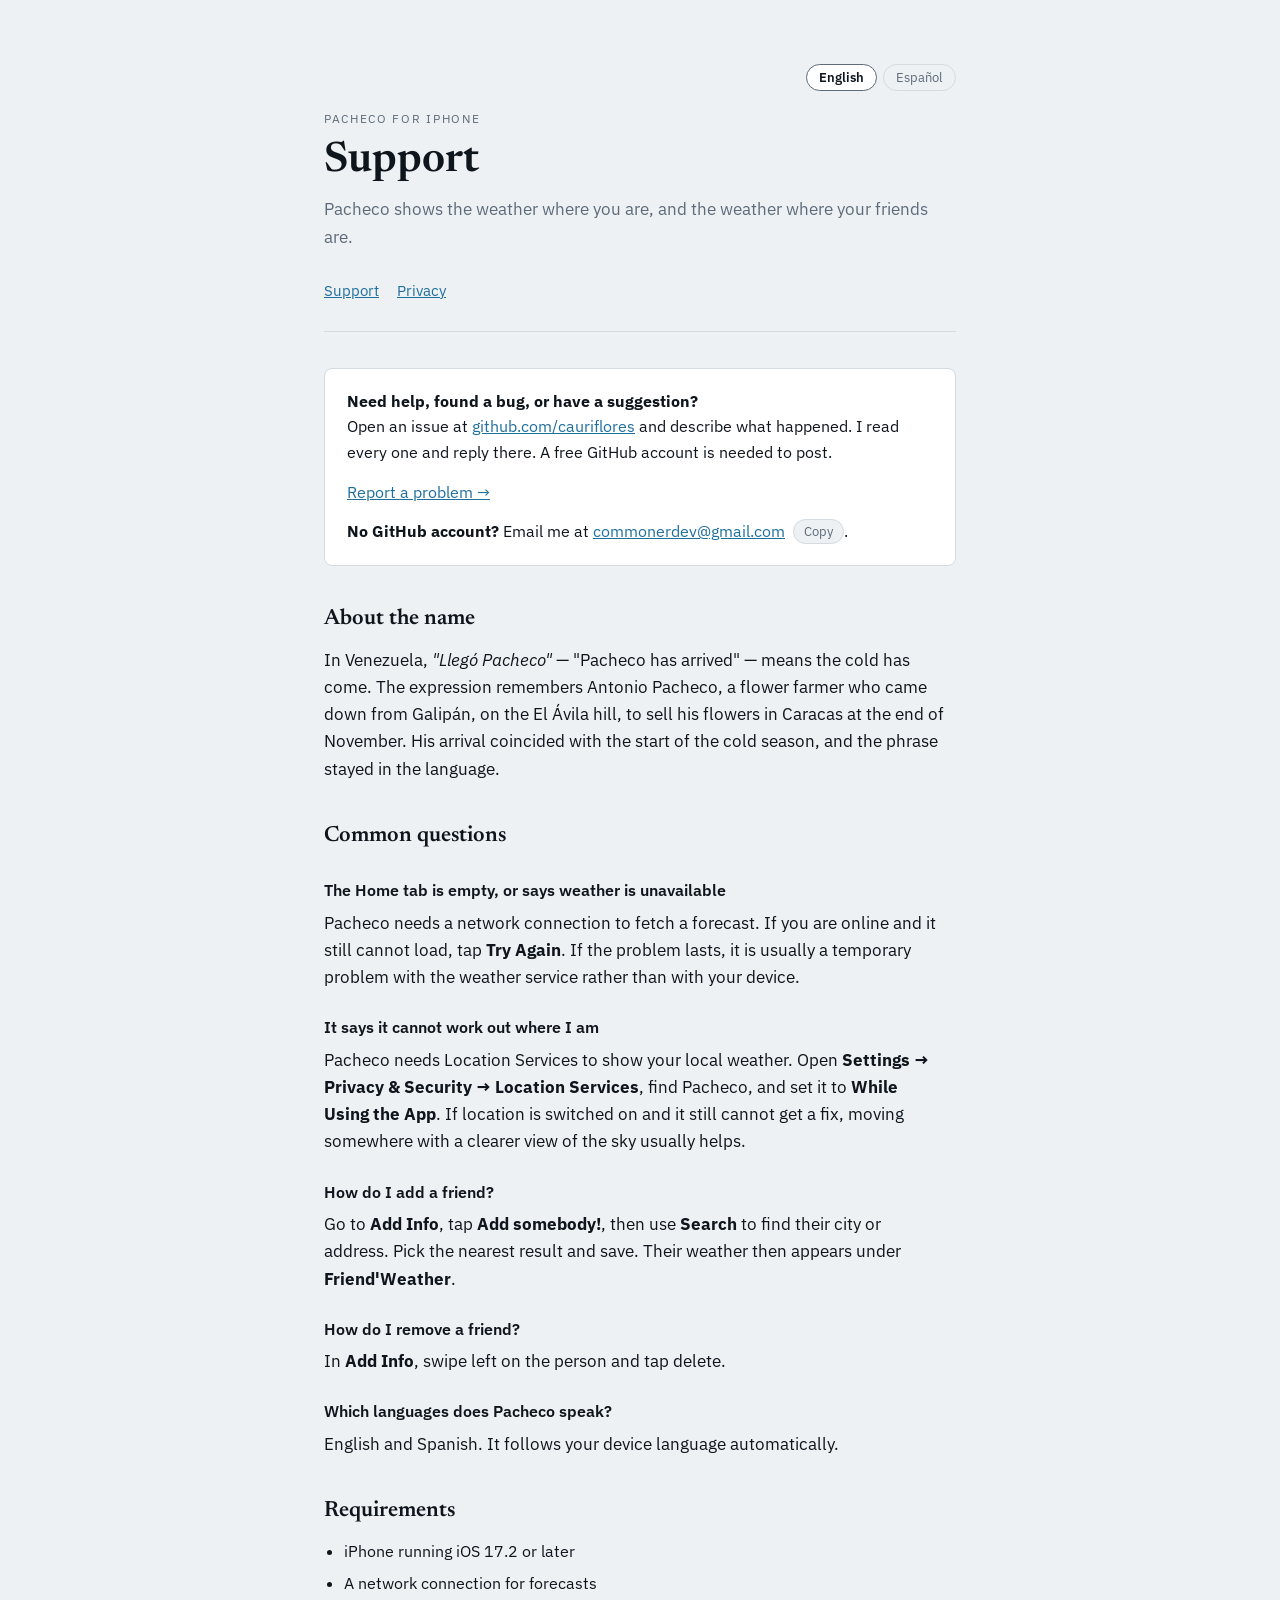
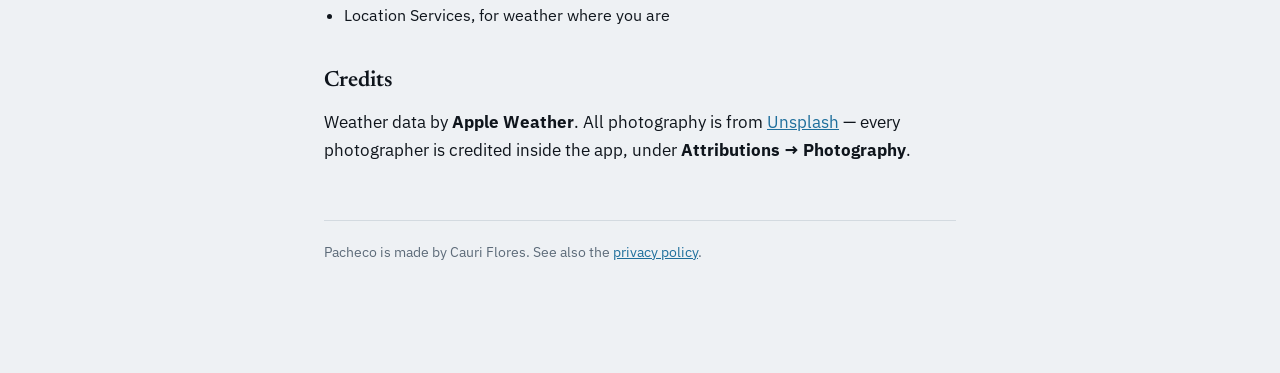
<file: index.html>
<!doctype html>
<html lang="en">
<head>
<meta charset="utf-8">
<meta name="viewport" content="width=device-width, initial-scale=1">
<title>Pacheco — Support</title>
<meta name="description" content="Help and contact for Pacheco, a weather app for iPhone. Ayuda y contacto para Pacheco.">
<link rel="icon" href="favicon.ico?v=2" sizes="any">
<link rel="icon" type="image/png" href="favicon-32.png?v=2" sizes="32x32">
<link rel="apple-touch-icon" href="apple-touch-icon.png?v=2">
<meta name="theme-color" content="#c2185b">
<link rel="preconnect" href="https://fonts.googleapis.com">
<link rel="preconnect" href="https://fonts.gstatic.com" crossorigin>
<link rel="stylesheet" href="https://fonts.googleapis.com/css2?family=Newsreader:opsz,wght@6..72,400;6..72,600&family=IBM+Plex+Sans:wght@400;600&display=swap">
<link rel="stylesheet" href="style.css?v=3">
</head>
<body>
<div class="wrap">

  <div class="langbar" hidden>
    <button type="button" data-lang="en">English</button>
    <button type="button" data-lang="es">Español</button>
  </div>
  <span hidden data-title-en="Pacheco — Support" data-title-es="Pacheco — Soporte"></span>

  <!-- ─────────────────────────── English ─────────────────────────── -->
  <div class="langblock" lang="en">

  <header>
    <p class="eyebrow">Pacheco for iPhone</p>
    <h1>Support</h1>
    <p class="lede">Pacheco shows the weather where you are, and the weather where your friends are.</p>
    <nav><a href="index.html">Support</a><a href="privacy.html">Privacy</a></nav>
  </header>

  <div class="card">
    <p><strong>Need help, found a bug, or have a suggestion?</strong><br>
    Open an issue at <a href="https://github.com/cauriflores/cauriflores.github.io/issues">github.com/cauriflores</a> and describe what happened.
    I read every one and reply there. A free GitHub account is needed to post.</p>
    <p style="margin-top:12px"><a href="https://github.com/cauriflores/cauriflores.github.io/issues/new">Report a problem &rarr;</a></p>
    <p style="margin-top:14px"><strong>No GitHub account?</strong>
      Email me at
      <span class="mail" data-u="Y29tbW9uZXJkZXY=" data-d="Z21haWwuY29t">
        <a href="https://github.com/cauriflores/cauriflores.github.io/issues/new">use GitHub instead</a>
      </span>.</p>
  </div>

  <h2>About the name</h2>
  <p>In Venezuela, <em>"Llegó Pacheco"</em> — "Pacheco has arrived" — means the cold has come.
  The expression remembers Antonio Pacheco, a flower farmer who came down from Galipán, on the
  El Ávila hill, to sell his flowers in Caracas at the end of November. His arrival coincided
  with the start of the cold season, and the phrase stayed in the language.</p>

  <h2>Common questions</h2>

  <h3>The Home tab is empty, or says weather is unavailable</h3>
  <p>Pacheco needs a network connection to fetch a forecast. If you are online and it still
  cannot load, tap <strong>Try Again</strong>. If the problem lasts, it is usually a temporary
  problem with the weather service rather than with your device.</p>

  <h3>It says it cannot work out where I am</h3>
  <p>Pacheco needs Location Services to show your local weather. Open
  <strong>Settings → Privacy &amp; Security → Location Services</strong>, find Pacheco, and set
  it to <strong>While Using the App</strong>. If location is switched on and it still cannot get
  a fix, moving somewhere with a clearer view of the sky usually helps.</p>

  <h3>How do I add a friend?</h3>
  <p>Go to <strong>Add Info</strong>, tap <strong>Add somebody!</strong>, then use
  <strong>Search</strong> to find their city or address. Pick the nearest result and save. Their
  weather then appears under <strong>Friend'Weather</strong>.</p>

  <h3>How do I remove a friend?</h3>
  <p>In <strong>Add Info</strong>, swipe left on the person and tap delete.</p>

  <h3>Which languages does Pacheco speak?</h3>
  <p>English and Spanish. It follows your device language automatically.</p>

  <h2>Requirements</h2>
  <ul>
    <li>iPhone running iOS 17.2 or later</li>
    <li>A network connection for forecasts</li>
    <li>Location Services, for weather where you are</li>
  </ul>

  <h2>Credits</h2>
  <p>Weather data by <strong>Apple Weather</strong>. All photography is from
  <a href="https://unsplash.com">Unsplash</a> — every photographer is credited inside the app,
  under <strong>Attributions → Photography</strong>.</p>

  <footer>
    <p>Pacheco is made by Cauri Flores. See also the <a href="privacy.html">privacy policy</a>.</p>
  </footer>

  </div>

  <!-- ─────────────────────────── Español ─────────────────────────── -->
  <div class="langblock" lang="es">

  <header>
    <p class="eyebrow">Pacheco para iPhone</p>
    <h1>Soporte</h1>
    <p class="lede">Pacheco te muestra el tiempo donde estás y el tiempo donde están los tuyos.</p>
    <nav><a href="index.html">Soporte</a><a href="privacy.html">Privacidad</a></nav>
  </header>

  <div class="card">
    <p><strong>¿Necesitas ayuda, has encontrado un fallo o tienes una sugerencia?</strong><br>
    Abre una incidencia en <a href="https://github.com/cauriflores/cauriflores.github.io/issues">github.com/cauriflores</a> y cuenta qué ha pasado.
    Las leo todas y respondo allí. Hace falta una cuenta gratuita de GitHub para escribir.</p>
    <p style="margin-top:12px"><a href="https://github.com/cauriflores/cauriflores.github.io/issues/new">Informar de un problema &rarr;</a></p>
    <p style="margin-top:14px"><strong>¿No tienes cuenta de GitHub?</strong>
      Escríbeme a
      <span class="mail" data-u="Y29tbW9uZXJkZXY=" data-d="Z21haWwuY29t">
        <a href="https://github.com/cauriflores/cauriflores.github.io/issues/new">usa GitHub</a>
      </span>.</p>
  </div>

  <h2>Sobre el nombre</h2>
  <p>En Venezuela, <em>"Llegó Pacheco"</em> significa que ha llegado el frío. La expresión
  recuerda a Antonio Pacheco, un floricultor que bajaba de Galipán, en el cerro El Ávila, a
  vender sus flores en Caracas a finales de noviembre. Su llegada coincidía con el inicio de la
  temporada fría, y la frase se quedó en la lengua.</p>

  <h2>Preguntas frecuentes</h2>

  <h3>La pestaña Tiempo local está vacía o dice que el tiempo no está disponible</h3>
  <p>Pacheco necesita conexión a internet para consultar el pronóstico. Si tienes conexión y aun
  así no carga, pulsa <strong>Reintentar</strong>. Si el problema persiste, suele ser una
  incidencia temporal del servicio meteorológico y no de tu dispositivo.</p>

  <h3>Dice que no puede determinar dónde estoy</h3>
  <p>Pacheco necesita el Servicio de Localización para mostrar el tiempo de tu zona. Abre
  <strong>Ajustes → Privacidad y seguridad → Localización</strong>, busca Pacheco y selecciona
  <strong>Al usar la app</strong>. Si la localización está activada y aun así no consigue una
  posición, suele ayudar moverse a un sitio con el cielo más despejado.</p>

  <h3>¿Cómo agrego a alguien?</h3>
  <p>Ve a <strong>Información</strong>, toca <strong>Pulsa para agregar</strong> y usa
  <strong>Buscar</strong> para encontrar su ciudad o dirección. Elige el resultado más cercano y
  guarda. Su tiempo aparecerá entonces en <strong>Clima de amigos</strong>.</p>

  <h3>¿Cómo elimino a alguien?</h3>
  <p>En <strong>Información</strong>, desliza hacia la izquierda sobre la persona y pulsa
  eliminar.</p>

  <h3>¿En qué idiomas está Pacheco?</h3>
  <p>En español y en inglés. Sigue automáticamente el idioma de tu dispositivo.</p>

  <h2>Requisitos</h2>
  <ul>
    <li>iPhone con iOS 17.2 o posterior</li>
    <li>Conexión a internet para los pronósticos</li>
    <li>Servicio de Localización, para el tiempo de donde estás</li>
  </ul>

  <h2>Créditos</h2>
  <p>Datos meteorológicos de <strong>Apple Weather</strong>. Todas las fotografías proceden de
  <a href="https://unsplash.com">Unsplash</a> — cada fotógrafo está acreditado dentro de la app,
  en <strong>Atribuciones → Fotografía</strong>.</p>

  <footer>
    <p>Pacheco está hecho por Cauri Flores. Consulta también la
    <a href="privacy.html">política de privacidad</a>.</p>
  </footer>

  </div>

</div>
<script src="lang.js?v=3"></script>
<script src="mail.js?v=3"></script>
</body>
</html>
</file>
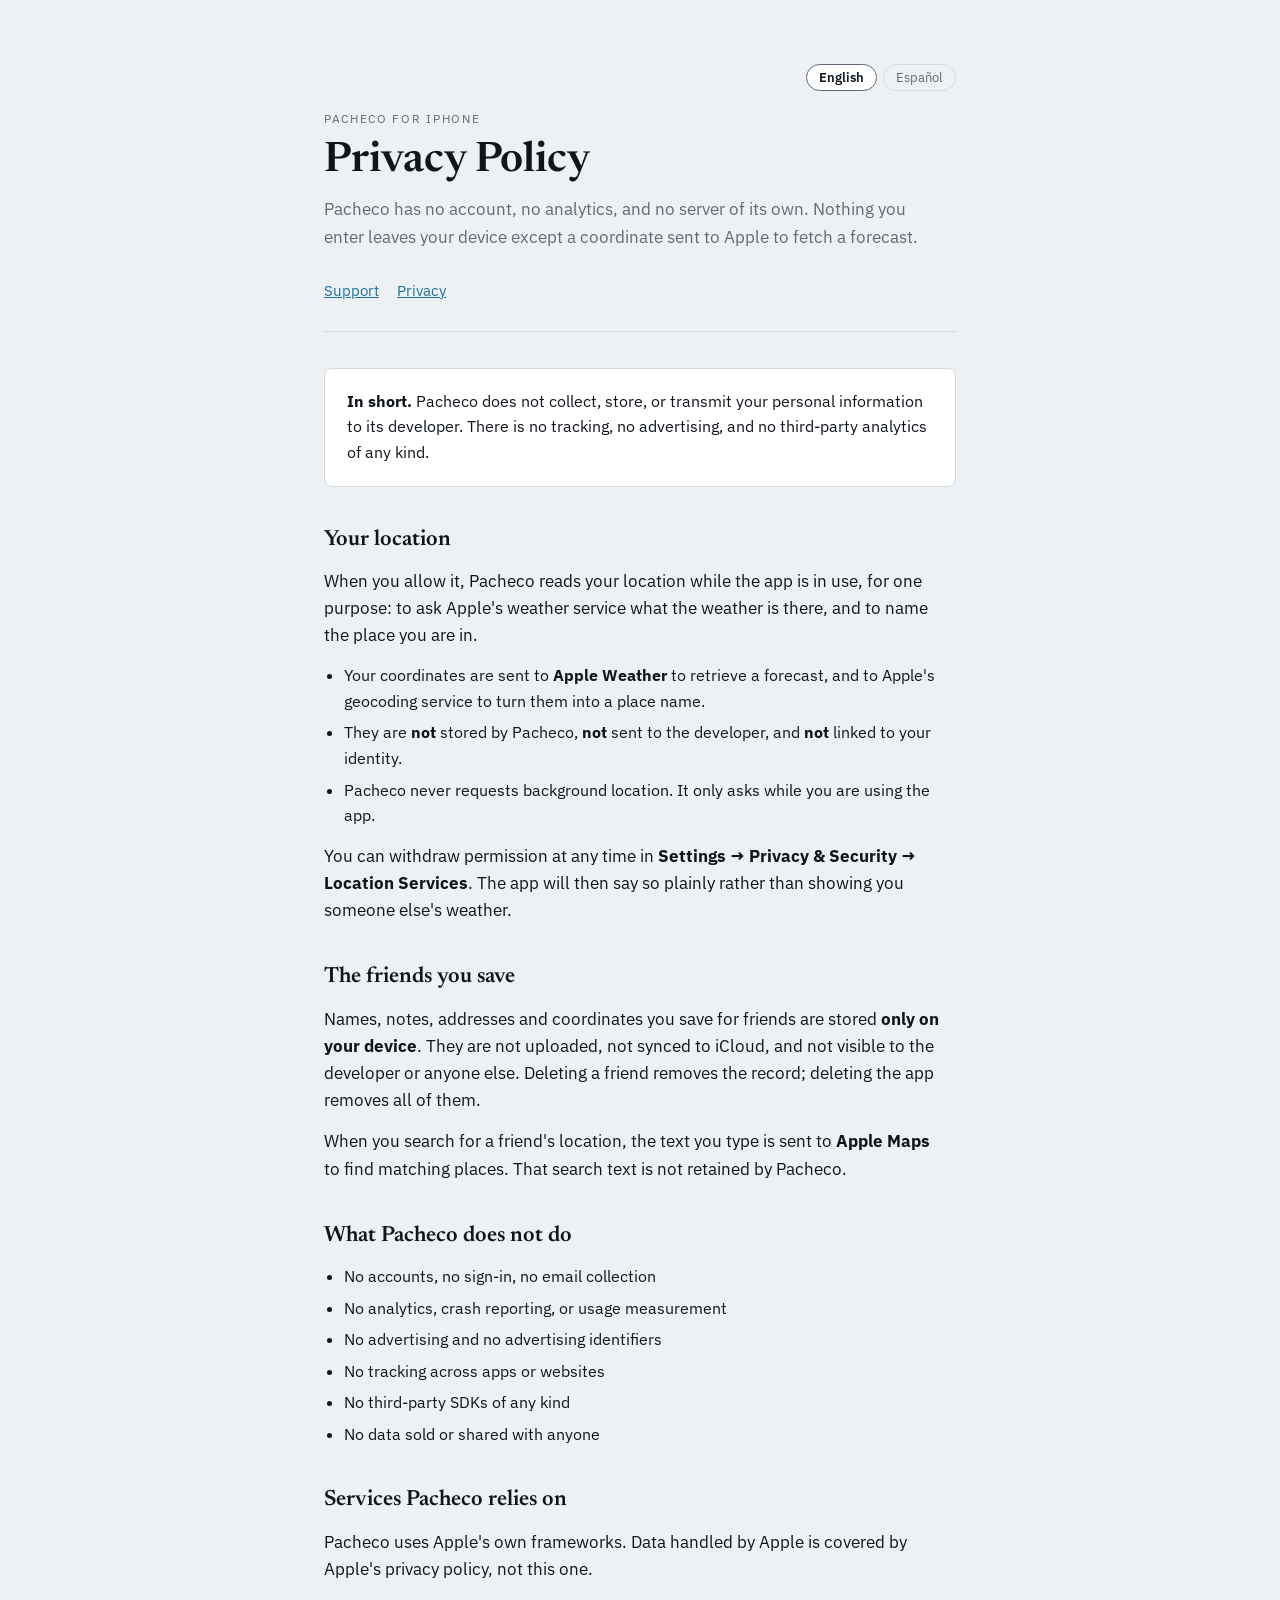
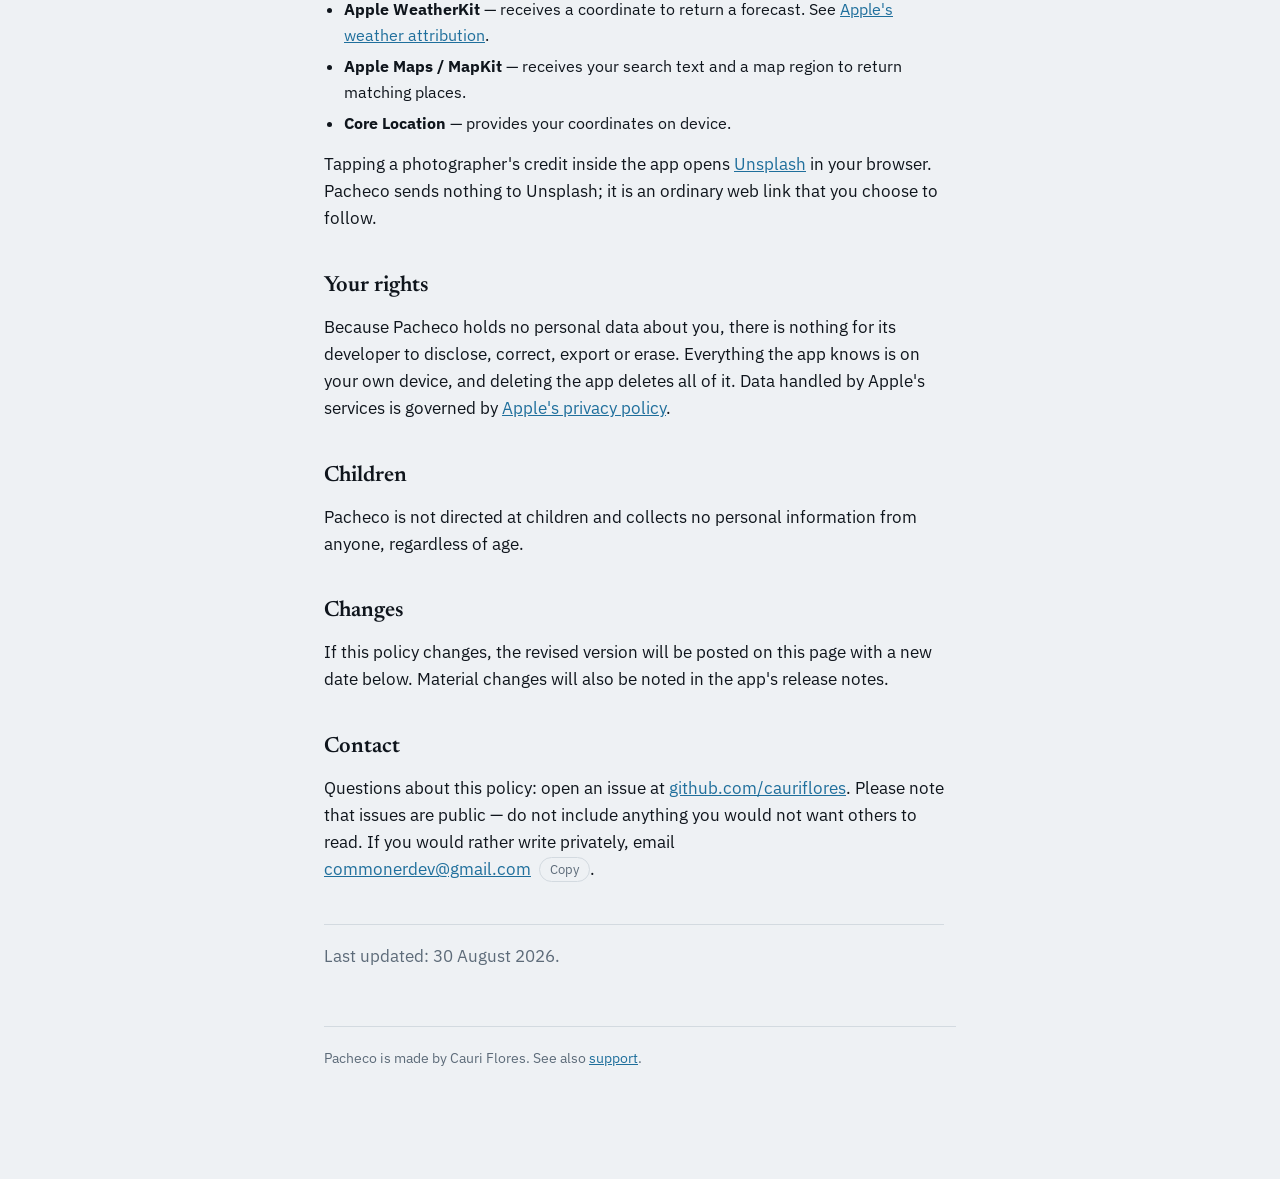
<file: privacy.html>
<!doctype html>
<html lang="en">
<head>
<meta charset="utf-8">
<meta name="viewport" content="width=device-width, initial-scale=1">
<title>Pacheco — Privacy Policy</title>
<meta name="description" content="Privacy policy for Pacheco, a weather app for iPhone. Política de privacidad de Pacheco.">
<link rel="icon" href="favicon.ico?v=2" sizes="any">
<link rel="icon" type="image/png" href="favicon-32.png?v=2" sizes="32x32">
<link rel="apple-touch-icon" href="apple-touch-icon.png?v=2">
<meta name="theme-color" content="#c2185b">
<link rel="preconnect" href="https://fonts.googleapis.com">
<link rel="preconnect" href="https://fonts.gstatic.com" crossorigin>
<link rel="stylesheet" href="https://fonts.googleapis.com/css2?family=Newsreader:opsz,wght@6..72,400;6..72,600&family=IBM+Plex+Sans:wght@400;600&display=swap">
<link rel="stylesheet" href="style.css?v=3">
</head>
<body>
<div class="wrap">

  <div class="langbar" hidden>
    <button type="button" data-lang="en">English</button>
    <button type="button" data-lang="es">Español</button>
  </div>
  <span hidden data-title-en="Pacheco — Privacy Policy" data-title-es="Pacheco — Política de privacidad"></span>

  <!-- ─────────────────────────── English ─────────────────────────── -->
  <div class="langblock" lang="en">

  <header>
    <p class="eyebrow">Pacheco for iPhone</p>
    <h1>Privacy Policy</h1>
    <p class="lede">Pacheco has no account, no analytics, and no server of its own. Nothing you
    enter leaves your device except a coordinate sent to Apple to fetch a forecast.</p>
    <nav><a href="index.html">Support</a><a href="privacy.html">Privacy</a></nav>
  </header>

  <div class="card">
    <p><strong>In short.</strong> Pacheco does not collect, store, or transmit your personal
    information to its developer. There is no tracking, no advertising, and no third-party
    analytics of any kind.</p>
  </div>

  <h2>Your location</h2>
  <p>When you allow it, Pacheco reads your location while the app is in use, for one purpose: to
  ask Apple's weather service what the weather is there, and to name the place you are in.</p>
  <ul>
    <li>Your coordinates are sent to <strong>Apple Weather</strong> to retrieve a forecast, and to
    Apple's geocoding service to turn them into a place name.</li>
    <li>They are <strong>not</strong> stored by Pacheco, <strong>not</strong> sent to the
    developer, and <strong>not</strong> linked to your identity.</li>
    <li>Pacheco never requests background location. It only asks while you are using the app.</li>
  </ul>
  <p>You can withdraw permission at any time in <strong>Settings → Privacy &amp; Security →
  Location Services</strong>. The app will then say so plainly rather than showing you someone
  else's weather.</p>

  <h2>The friends you save</h2>
  <p>Names, notes, addresses and coordinates you save for friends are stored
  <strong>only on your device</strong>. They are not uploaded, not synced to iCloud, and not
  visible to the developer or anyone else. Deleting a friend removes the record; deleting the
  app removes all of them.</p>
  <p>When you search for a friend's location, the text you type is sent to <strong>Apple
  Maps</strong> to find matching places. That search text is not retained by Pacheco.</p>

  <h2>What Pacheco does not do</h2>
  <ul>
    <li>No accounts, no sign-in, no email collection</li>
    <li>No analytics, crash reporting, or usage measurement</li>
    <li>No advertising and no advertising identifiers</li>
    <li>No tracking across apps or websites</li>
    <li>No third-party SDKs of any kind</li>
    <li>No data sold or shared with anyone</li>
  </ul>

  <h2>Services Pacheco relies on</h2>
  <p>Pacheco uses Apple's own frameworks. Data handled by Apple is covered by Apple's privacy
  policy, not this one.</p>
  <ul>
    <li><strong>Apple WeatherKit</strong> — receives a coordinate to return a forecast.
    See <a href="https://weatherkit.apple.com/legal-attribution.html">Apple's weather
    attribution</a>.</li>
    <li><strong>Apple Maps / MapKit</strong> — receives your search text and a map region to
    return matching places.</li>
    <li><strong>Core Location</strong> — provides your coordinates on device.</li>
  </ul>
  <p>Tapping a photographer's credit inside the app opens <a href="https://unsplash.com">Unsplash</a>
  in your browser. Pacheco sends nothing to Unsplash; it is an ordinary web link that you choose
  to follow.</p>

  <h2>Your rights</h2>
  <p>Because Pacheco holds no personal data about you, there is nothing for its developer to
  disclose, correct, export or erase. Everything the app knows is on your own device, and
  deleting the app deletes all of it. Data handled by Apple's services is governed by
  <a href="https://www.apple.com/legal/privacy/">Apple's privacy policy</a>.</p>

  <h2>Children</h2>
  <p>Pacheco is not directed at children and collects no personal information from anyone,
  regardless of age.</p>

  <h2>Changes</h2>
  <p>If this policy changes, the revised version will be posted on this page with a new date
  below. Material changes will also be noted in the app's release notes.</p>

  <h2>Contact</h2>
  <p>Questions about this policy: open an issue at
  <a href="https://github.com/cauriflores/cauriflores.github.io/issues">github.com/cauriflores</a>. Please note that issues are public — do not
  include anything you would not want others to read. If you would rather write privately,
  email <span class="mail" data-u="Y29tbW9uZXJkZXY=" data-d="Z21haWwuY29t"><a href="index.html">see the support page</a></span>.</p>

  <p class="updated">Last updated: 30 August 2026.</p>

  <footer>
    <p>Pacheco is made by Cauri Flores. See also <a href="index.html">support</a>.</p>
  </footer>

  </div>

  <!-- ─────────────────────────── Español ─────────────────────────── -->
  <div class="langblock" lang="es">

  <header>
    <p class="eyebrow">Pacheco para iPhone</p>
    <h1>Política de privacidad</h1>
    <p class="lede">Pacheco no tiene cuentas, ni analíticas, ni servidor propio. Nada de lo que
    escribes sale de tu dispositivo, salvo una coordenada que se envía a Apple para consultar el
    pronóstico.</p>
    <nav><a href="index.html">Soporte</a><a href="privacy.html">Privacidad</a></nav>
  </header>

  <div class="card">
    <p><strong>En resumen.</strong> Pacheco no recopila, almacena ni transmite tu información
    personal a su desarrollador. No hay rastreo, ni publicidad, ni analíticas de terceros de
    ningún tipo.</p>
  </div>

  <h2>Tu ubicación</h2>
  <p>Cuando se lo permites, Pacheco lee tu ubicación mientras usas la app, con un único fin:
  preguntar al servicio meteorológico de Apple qué tiempo hace allí y nombrar el lugar en el que
  estás.</p>
  <ul>
    <li>Tus coordenadas se envían a <strong>Apple Weather</strong> para obtener el pronóstico, y
    al servicio de geocodificación de Apple para convertirlas en el nombre de un lugar.</li>
    <li><strong>No</strong> las guarda Pacheco, <strong>no</strong> se envían al desarrollador y
    <strong>no</strong> se vinculan a tu identidad.</li>
    <li>Pacheco nunca solicita la ubicación en segundo plano. Solo la pide mientras usas la
    app.</li>
  </ul>
  <p>Puedes retirar el permiso cuando quieras en <strong>Ajustes → Privacidad y seguridad →
  Localización</strong>. La app te lo dirá con claridad en lugar de mostrarte el tiempo de otro
  sitio.</p>

  <h2>Las personas que guardas</h2>
  <p>Los nombres, notas, direcciones y coordenadas que guardas de otras personas se almacenan
  <strong>solo en tu dispositivo</strong>. No se suben a ningún sitio, no se sincronizan con
  iCloud y no son visibles para el desarrollador ni para nadie más. Al eliminar a una persona se
  borra su ficha; al eliminar la app se borran todas.</p>
  <p>Cuando buscas la ubicación de alguien, el texto que escribes se envía a <strong>Apple
  Maps</strong> para encontrar lugares coincidentes. Pacheco no conserva ese texto.</p>

  <h2>Lo que Pacheco no hace</h2>
  <ul>
    <li>Sin cuentas, sin inicio de sesión, sin recogida de correos electrónicos</li>
    <li>Sin analíticas, informes de fallos ni medición de uso</li>
    <li>Sin publicidad ni identificadores publicitarios</li>
    <li>Sin rastreo entre apps o sitios web</li>
    <li>Sin SDK de terceros de ningún tipo</li>
    <li>Sin venta ni cesión de datos a nadie</li>
  </ul>

  <h2>Servicios de los que depende Pacheco</h2>
  <p>Pacheco usa los frameworks propios de Apple. Los datos que gestiona Apple se rigen por la
  política de privacidad de Apple, no por esta.</p>
  <ul>
    <li><strong>Apple WeatherKit</strong> — recibe una coordenada y devuelve el pronóstico.
    Consulta la <a href="https://weatherkit.apple.com/legal-attribution.html">atribución
    meteorológica de Apple</a>.</li>
    <li><strong>Apple Maps / MapKit</strong> — recibe el texto de búsqueda y una región del mapa
    para devolver los lugares coincidentes.</li>
    <li><strong>Core Location</strong> — proporciona tus coordenadas en el dispositivo.</li>
  </ul>
  <p>Al tocar el crédito de un fotógrafo dentro de la app se abre
  <a href="https://unsplash.com">Unsplash</a> en tu navegador. Pacheco no envía nada a Unsplash;
  es un enlace web corriente que decides seguir.</p>

  <h2>Tus derechos</h2>
  <p>Como Pacheco no conserva datos personales sobre ti, no hay nada que su desarrollador pueda
  comunicar, rectificar, portar o suprimir. Todo lo que la app sabe está en tu propio
  dispositivo, y al desinstalarla se borra por completo. Los datos que gestionan los servicios de
  Apple se rigen por la <a href="https://www.apple.com/es/legal/privacy/">política de privacidad
  de Apple</a>.</p>

  <h2>Menores</h2>
  <p>Pacheco no está dirigido a menores y no recopila información personal de nadie, sea cual sea
  su edad.</p>

  <h2>Cambios</h2>
  <p>Si esta política cambia, la versión revisada se publicará en esta página con una fecha nueva
  más abajo. Los cambios importantes se indicarán además en las notas de la versión de la app.</p>

  <h2>Contacto</h2>
  <p>Para preguntas sobre esta política, abre una incidencia en
  <a href="https://github.com/cauriflores/cauriflores.github.io/issues">github.com/cauriflores</a>.
  Ten en cuenta que las incidencias son públicas: no incluyas nada que no quieras que otros lean.
  Si prefieres escribir en privado,
  <span class="mail" data-u="Y29tbW9uZXJkZXY=" data-d="Z21haWwuY29t"><a href="index.html">consulta la página de soporte</a></span>.</p>

  <p class="updated">Última actualización: 30 de agosto de 2026.</p>

  <footer>
    <p>Pacheco está hecho por Cauri Flores. Consulta también el
    <a href="index.html">soporte</a>.</p>
  </footer>

  </div>

</div>
<script src="lang.js?v=3"></script>
<script src="mail.js?v=3"></script>
</body>
</html>
</file>
<file: style.css>
:root {
  --ink: #0f151c;
  --paper: #eef1f4;
  --card: #ffffff;
  --slate: #5d6b79;
  --rule: #d3dae0;
  --accent: #1f6f9c;
}

@media (prefers-color-scheme: dark) {
  :root {
    --ink: #e4eaf0;
    --paper: #0c1117;
    --card: #141b23;
    --slate: #8b9aa8;
    --rule: #242f3a;
    --accent: #6bb6de;
  }
}

* { box-sizing: border-box; }

body {
  margin: 0;
  background: var(--paper);
  color: var(--ink);
  font-family: "IBM Plex Sans", system-ui, -apple-system, "Segoe UI", sans-serif;
  font-size: 16px;
  line-height: 1.6;
  -webkit-font-smoothing: antialiased;
}

.wrap {
  max-width: 680px;
  margin: 0 auto;
  padding: 64px 24px 96px;
}

header {
  border-bottom: 1px solid var(--rule);
  padding-bottom: 28px;
  margin-bottom: 36px;
}

.eyebrow {
  font-size: 12px;
  letter-spacing: .14em;
  text-transform: uppercase;
  color: var(--slate);
  margin: 0 0 10px;
}

h1 {
  font-family: Newsreader, Georgia, "Times New Roman", serif;
  font-weight: 600;
  font-size: clamp(30px, 5vw, 42px);
  line-height: 1.1;
  margin: 0 0 12px;
  text-wrap: balance;
}

h2 {
  font-family: Newsreader, Georgia, serif;
  font-weight: 600;
  font-size: 22px;
  margin: 36px 0 10px;
}

h3 {
  font-size: 16px;
  font-weight: 600;
  margin: 24px 0 6px;
}

p, li { max-width: 62ch; }
p { margin: 0 0 14px; }
ul { padding-left: 20px; margin: 0 0 14px; }
li { margin-bottom: 6px; }

a { color: var(--accent); }
a:focus-visible { outline: 2px solid var(--accent); outline-offset: 2px; border-radius: 2px; }

.lede { color: var(--slate); font-size: 17px; }

.card {
  background: var(--card);
  border: 1px solid var(--rule);
  border-radius: 8px;
  padding: 20px 22px;
  margin: 22px 0;
}

.card p:last-child { margin-bottom: 0; }

.updated {
  font-size: 13px;
  color: var(--slate);
  margin-top: 40px;
  padding-top: 18px;
  border-top: 1px solid var(--rule);
}

nav {
  margin-top: 28px;
  display: flex;
  gap: 18px;
  font-size: 15px;
}

footer {
  margin-top: 56px;
  padding-top: 20px;
  border-top: 1px solid var(--rule);
  font-size: 14px;
  color: var(--slate);
}

/* Email address: shown as selectable text with a copy button, so it is usable
   even where no mail client is configured to handle a mailto: link. */
.mail-address {
  display: inline-flex;
  align-items: center;
  gap: 8px;
  flex-wrap: wrap;
}

.mail-address a { word-break: break-all; }

.copy {
  font: inherit;
  font-size: 13px;
  line-height: 1;
  padding: 5px 10px;
  border: 1px solid var(--rule);
  border-radius: 999px;
  background: var(--paper);
  color: var(--slate);
  cursor: pointer;
}

.copy:hover { color: var(--ink); border-color: var(--slate); }
.copy:focus-visible { outline: 2px solid var(--accent); outline-offset: 2px; }
.copy.copied { color: var(--accent); border-color: var(--accent); }

/* Language switcher. Hidden until lang.js runs, so that with JavaScript off
   both language blocks simply remain on the page, stacked and readable. */
.langbar {
  display: flex;
  justify-content: flex-end;
  gap: 6px;
  margin-bottom: 18px;
}

.langbar[hidden] { display: none; }

.langbar button {
  font: inherit;
  font-size: 13px;
  line-height: 1;
  padding: 6px 12px;
  border: 1px solid var(--rule);
  border-radius: 999px;
  background: transparent;
  color: var(--slate);
  cursor: pointer;
}

.langbar button:hover { color: var(--ink); border-color: var(--slate); }
.langbar button:focus-visible { outline: 2px solid var(--accent); outline-offset: 2px; }

.langbar button[aria-current="true"] {
  background: var(--card);
  color: var(--ink);
  border-color: var(--slate);
  font-weight: 600;
}

/* Without JavaScript both blocks show; a rule keeps them visually separated. */
.langblock + .langblock {
  margin-top: 72px;
  padding-top: 8px;
  border-top: 2px solid var(--rule);
}

.langblock[hidden] { display: none; }

/* When JavaScript has hidden the first block, the second is the only one on
   the page and must not carry a separator. */
.langblock[hidden] + .langblock {
  margin-top: 0;
  padding-top: 0;
  border-top: 0;
}

/* ── Writing ──────────────────────────────────────────────────────────────
   The index of posts. Entries are separated by rules rather than cards, so a
   list of them reads as one column rather than a stack of boxes. */

.entry {
  padding: 22px 0;
  border-bottom: 1px solid var(--rule);
}

.entry:last-of-type { border-bottom: 0; }

.entry h2 {
  font-size: 21px;
  margin: 2px 0 6px;
}

.entry h2 a {
  color: inherit;
  text-decoration: none;
}

.entry h2 a:hover { color: var(--accent); }

.entry p { margin: 0; color: var(--slate); }

.entry-date {
  font-size: 13px;
  letter-spacing: .04em;
  color: var(--slate);
}

/* An article's own prose: slightly larger, since it is the point of the page. */
.langblock > h2 + p,
.langblock > p { font-size: 17px; }

nav a[aria-current="page"] {
  color: var(--ink);
  font-weight: 600;
}
</file>
